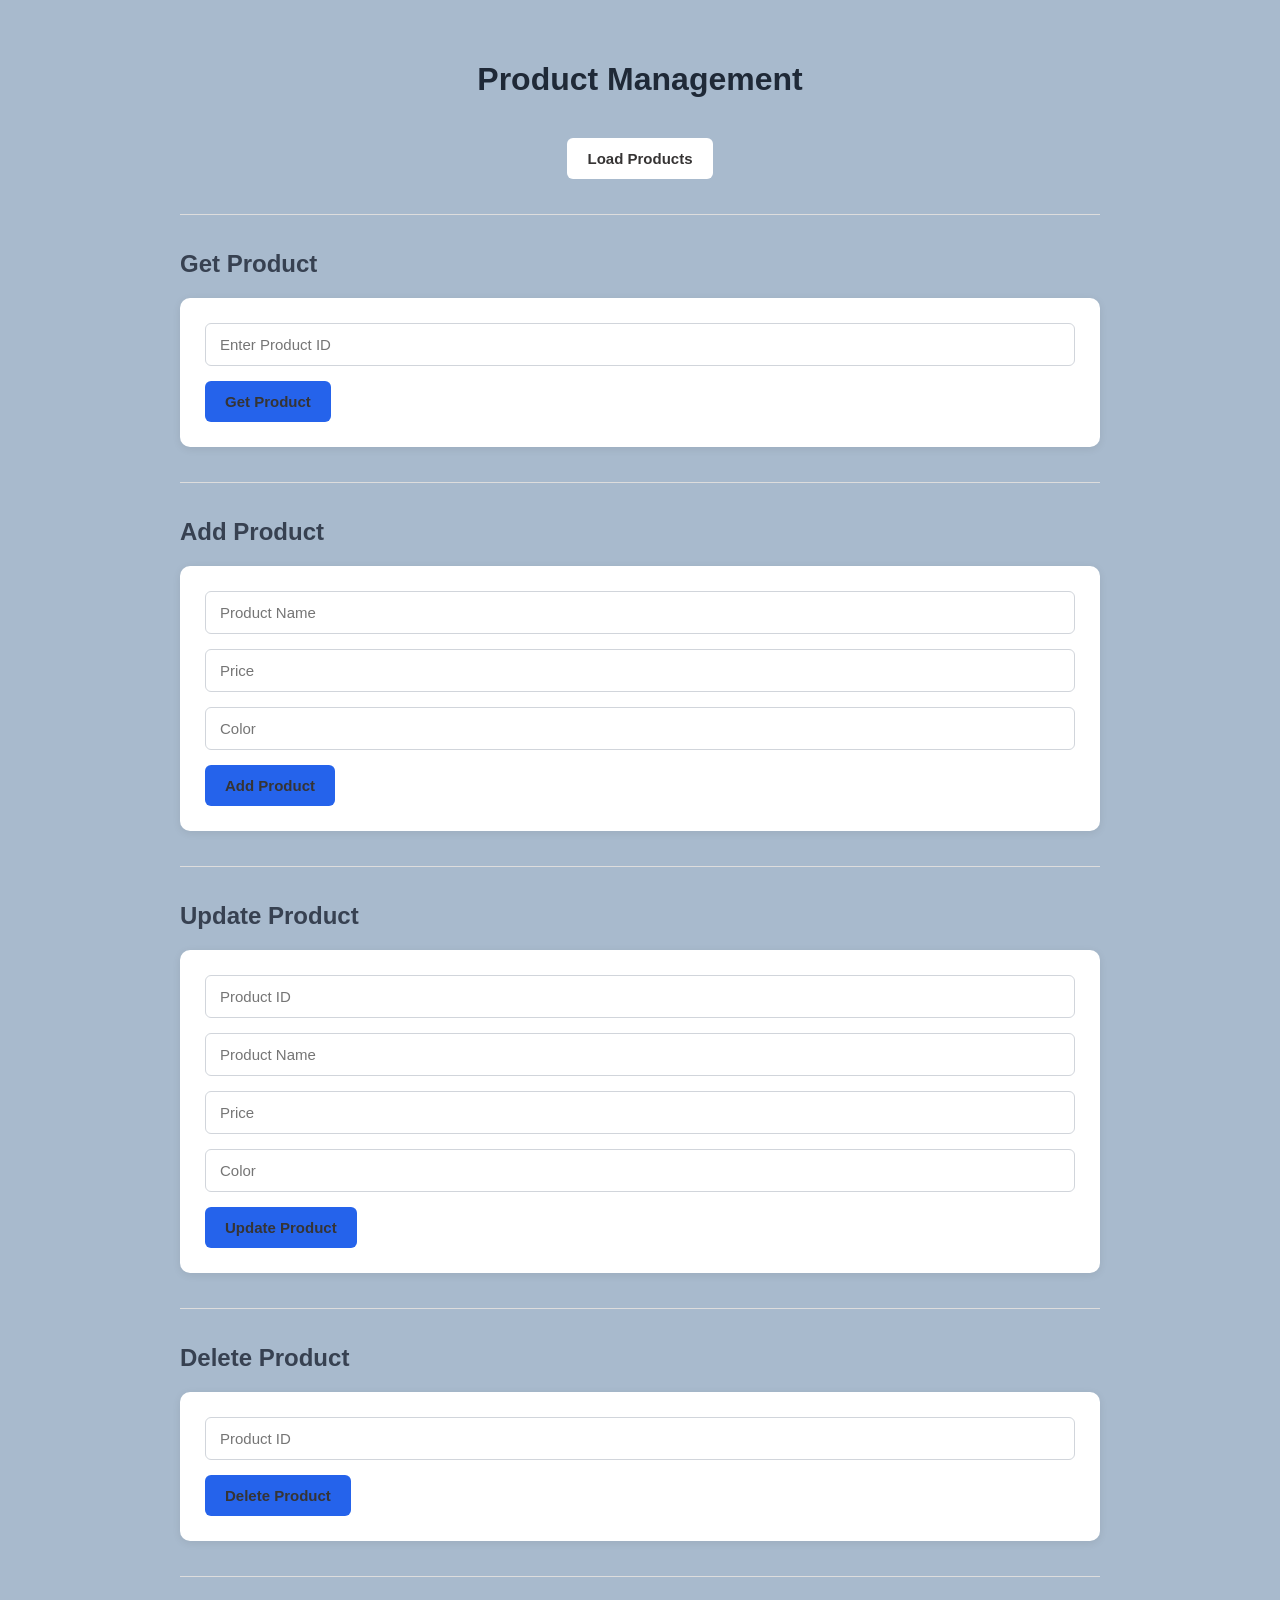
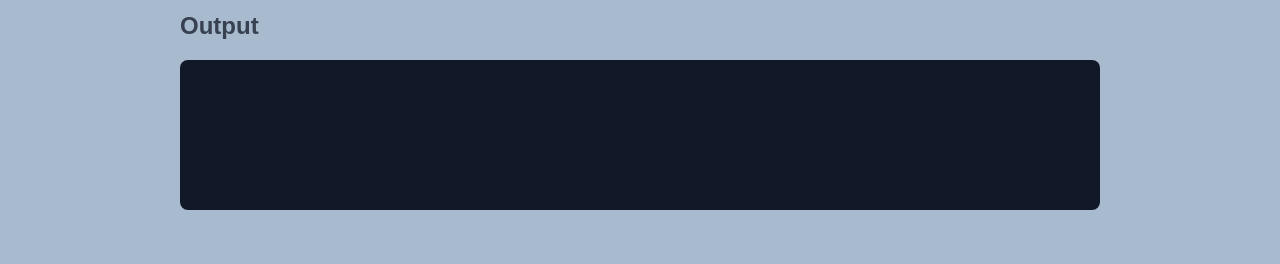
<file: Fetch Demo/index.html>
<!DOCTYPE html>
<html lang="en">
<head>
    <meta charset="UTF-8">
    <title>REST API Demo</title>
    <link rel="stylesheet" href="style.css">
</head>
<body>

    <h1>Product Management</h1>

    <!-- GET ALL -->
    <button id="loadBtn">Load Products</button>

    <hr>

    <!-- GET BY ID -->
    <h2>Get Product</h2>

    <form id="getForm">
        <input
            type="number"
            id="getId"
            placeholder="Enter Product ID"
            required
        >

        <button type="submit">Get Product</button>
    </form>

    <hr>

    <!-- ADD -->
    <h2>Add Product</h2>

    <form id="addForm">

        <input
            type="text"
            id="addName"
            placeholder="Product Name"
            required
        >

        <input
            type="number"
            id="addPrice"
            placeholder="Price"
            required
        >

        <input
            type="text"
            id="addColor"
            placeholder="Color"
            required
        >

        <button type="submit">Add Product</button>

    </form>

    <hr>

    <!-- UPDATE -->
    <h2>Update Product</h2>

    <form id="updateForm">

        <input
            type="number"
            id="updateId"
            placeholder="Product ID"
            required
        >

        <input
            type="text"
            id="updateName"
            placeholder="Product Name"
            required
        >

        <input
            type="number"
            id="updatePrice"
            placeholder="Price"
            required
        >

        <input
            type="text"
            id="updateColor"
            placeholder="Color"
            required
        >

        <button type="submit">Update Product</button>

    </form>

    <hr>

    <!-- DELETE -->

    <h2>Delete Product</h2>

    <form id="deleteForm">

        <input
            type="number"
            id="deleteId"
            placeholder="Product ID"
            required
        >

        <button type="submit">Delete Product</button>

    </form>

    <hr>

    <h2>Output</h2>

    <pre id="output"></pre>

    <script src="script.js"></script>

</body>
</html>
</file>
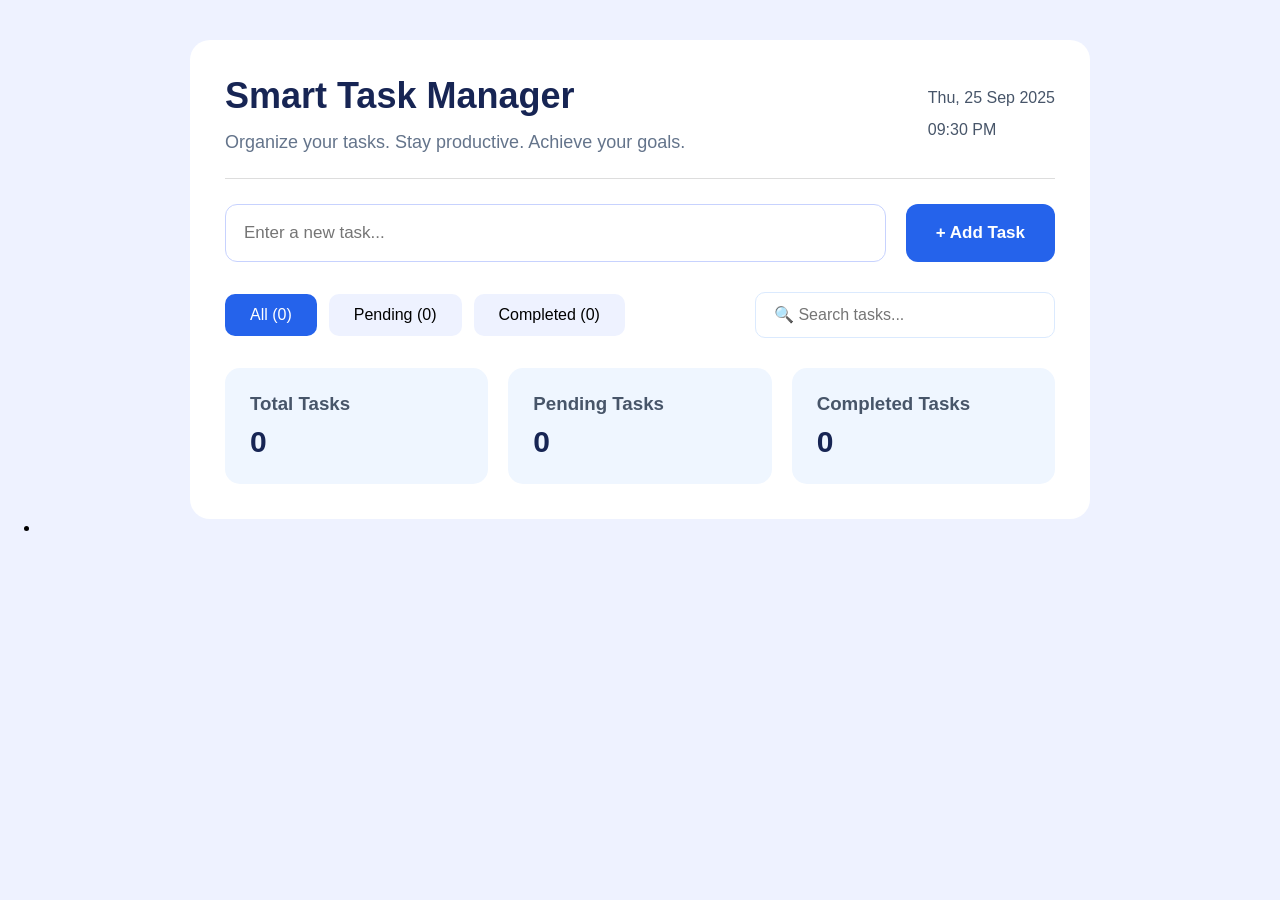
<file: Task_Manager/index.html>
<!DOCTYPE html>
<html lang="en">

<head>
    <meta charset="UTF-8">
    <meta name="viewport" content="width=device-width, initial-scale=1.0">

    <title>Smart Task Manager</title>

    <link rel="stylesheet" href="style.css">

    <link
    rel="stylesheet"
    href="https://cdnjs.cloudflare.com/ajax/libs/font-awesome/6.5.2/css/all.min.css"
>
</head>

<body>

    <div class="container">

        <!-- Header -->
        <header class="header">

            <div>
                <h1>Smart Task Manager</h1>
                <p>Organize your tasks. Stay productive. Achieve your goals.</p>
            </div>

            <div class="date-time">
                <div>Thu, 25 Sep 2025</div>
                <div>09:30 PM</div>
            </div>

        </header>


        <!-- Add Task -->
        <section class="add-task">

            <input
                type="text"
                id="taskInput"
                placeholder="Enter a new task..."
            >

            <button id="addTaskBtn">
                + Add Task
            </button>

        </section>


        <!-- Filters -->
        <section class="controls">

            <div class="filters">

                <button class="filter active" id="allBtn">
                    All (0)
                </button>

                <button class="filter" id="pendingBtn">
                    Pending (0)
                </button>

                <button class="filter" id="completedBtn">
                    Completed (0)
                </button>

            </div>

            <input
                type="text"
                id="searchInput"
                placeholder="🔍 Search tasks..."
            >

        </section>


        <!-- Task List -->
        <section id="taskList">

            

        </section>


        <!-- Summary -->
        <section class="summary">

            <div class="summary-card">
                <h3>Total Tasks</h3>
                <p id="totalCount">0</p>
            </div>

            <div class="summary-card">
                <h3>Pending Tasks</h3>
                <p id="pendingCount">0</p>
            </div>

            <div class="summary-card">
                <h3>Completed Tasks</h3>
                <p id="completedCount">0</p>
            </div>

        </section>

    </div>

    <ul>
        <li></li>
    </ul>

    <script src="script.js"></script>

</body>

</html>
</file>
<file: Fetch Demo/style.css>
/* =========================================
   GLOBAL
========================================= */

* {
    box-sizing: border-box;
}

body {
    margin: 0;
    padding: 40px;
    font-family: Arial, sans-serif;
    background-color: #a8bacd;
    color: #222;
}


/* =========================================
   MAIN CONTAINER
========================================= */

body {
    max-width: 1000px;
    margin: auto;
}


/* =========================================
   HEADINGS
========================================= */

h1 {
    text-align: center;
    margin-bottom: 40px;
    color: #1f2937;
}

h2 {
    margin-bottom: 20px;
    color: #374151;
}


/* =========================================
   SECTIONS
========================================= */

form,
body > button {
    background-color: white;
}

form {
    padding: 25px;
    border-radius: 10px;
    box-shadow: 0 2px 8px rgba(0, 0, 0, 0.08);
    margin-bottom: 30px;
}


/* =========================================
   INPUTS
========================================= */

input {
    width: 100%;
    padding: 12px 14px;
    margin-bottom: 15px;

    border: 1px solid #d1d5db;
    border-radius: 6px;

    font-size: 15px;
    outline: none;
}

input:focus {
    border-color: #2563eb;
    box-shadow: 0 0 0 2px rgba(37, 99, 235, 0.1);
}


/* =========================================
   BUTTONS
========================================= */

button {
    padding: 12px 20px;

    border: none;
    border-radius: 6px;

    background-color: #2563eb;
    color: rgb(54, 52, 52);

    font-size: 15px;
    font-weight: bold;

    cursor: pointer;

    transition: 0.2s;
}

button:hover {
    background-color: #1d4ed8;
}

#loadBtn {
    display: block;
    margin: 0 auto 30px;
}


/* =========================================
   HORIZONTAL LINE
========================================= */

hr {
    border: none;
    border-top: 1px solid #ddd;
    margin: 35px 0;
}


/* =========================================
   OUTPUT
========================================= */

#output {
    background-color: #111827;
    color: #e5e7eb;

    padding: 20px;

    border-radius: 8px;

    min-height: 150px;

    overflow-x: auto;

    font-family: Consolas, monospace;
    font-size: 14px;

    line-height: 1.6;
}


/* =========================================
   RESPONSIVE
========================================= */

@media (max-width: 600px) {

    body {
        padding: 20px;
    }

    form {
        padding: 20px;
    }

    input {
        font-size: 14px;
    }

    button {
        width: 100%;
    }
}
</file>
<file: Task_Manager/style.css>
* {
    box-sizing: border-box;
    margin: 0;
    padding: 0;
}

body {
    font-family: Arial, sans-serif;
    background: #eef2ff;
    min-height: 100vh;
    padding: 40px;
}

.container {
    max-width: 900px;
    margin: auto;
    background: white;
    padding: 35px;
    border-radius: 20px;
}


/* Header */

.header {
    display: flex;
    justify-content: space-between;
    align-items: center;

    padding-bottom: 25px;
    border-bottom: 1px solid #ddd;
}

.header h1 {
    font-size: 36px;
    color: #172554;
}

.header p {
    margin-top: 15px;
    color: #64748b;
    font-size: 18px;
}

.date-time {
    color: #475569;
    line-height: 2;
}


/* Add Task */

.add-task {
    display: flex;
    gap: 20px;
    margin-top: 25px;
}

#taskInput {
    flex: 1;
    padding: 18px;
    border: 1px solid #c7d2fe;
    border-radius: 12px;
    font-size: 17px;
}

#addTaskBtn {
    padding: 0 30px;
    border: none;
    border-radius: 12px;
    background: #2563eb;
    color: white;
    font-size: 17px;
    font-weight: bold;
    cursor: pointer;
}

#addTaskBtn:hover {
    background: #1d4ed8;
}




/* Controls */

.controls {
    display: flex;
    justify-content: space-between;
    align-items: center;

    margin: 30px 0 20px;
}

.filters {
    display: flex;
    gap: 12px;
}

.filter {
    padding: 12px 25px;
    border: none;
    border-radius: 10px;

    background: #eef2ff;

    font-size: 16px;
    cursor: pointer;
}

.filter.active {
    background: #2563eb;
    color: white;
}

#searchInput {
    padding: 13px 18px;
    width: 300px;

    border: 1px solid #dbeafe;
    border-radius: 10px;

    font-size: 16px;
}


/* Task */

.task {
    display: flex;
    align-items: center;
    padding: 18px;
    border: 1px solid #e2e8f0;
    border-radius: 12px;
    margin-bottom: 12px;
}

.task-name {
    flex: 1;
    margin-left: 15px;

    font-size: 18px;
    font-weight: bold;
}

.task.completed .task-name {
    text-decoration: line-through;
    color: #94a3b8;
}


.task button {
    border: none;
    padding: 10px 14px;
    margin-left: 8px;
    border-radius: 8px;
    cursor: pointer;
}

.delete-btn {
    background: #fee2e2;
    color: #dc2626;
    border: none;
    width: 40px;
    height: 40px;
    border-radius: 8px;
    cursor: pointer;
    font-size: 16px;
}

.delete-btn:hover {
    background: #fecaca;
}


/* Summary */

.summary {
    display: flex;
    gap: 20px;
    margin-top: 30px;
}

.summary-card {
    flex: 1;
    padding: 25px;
    border-radius: 15px;
    background: #eff6ff;
}

.summary-card h3 {
    color: #475569;
}

.summary-card p {
    margin-top: 10px;
    font-size: 30px;
    font-weight: bold;
    color: #172554;
}
</file>
